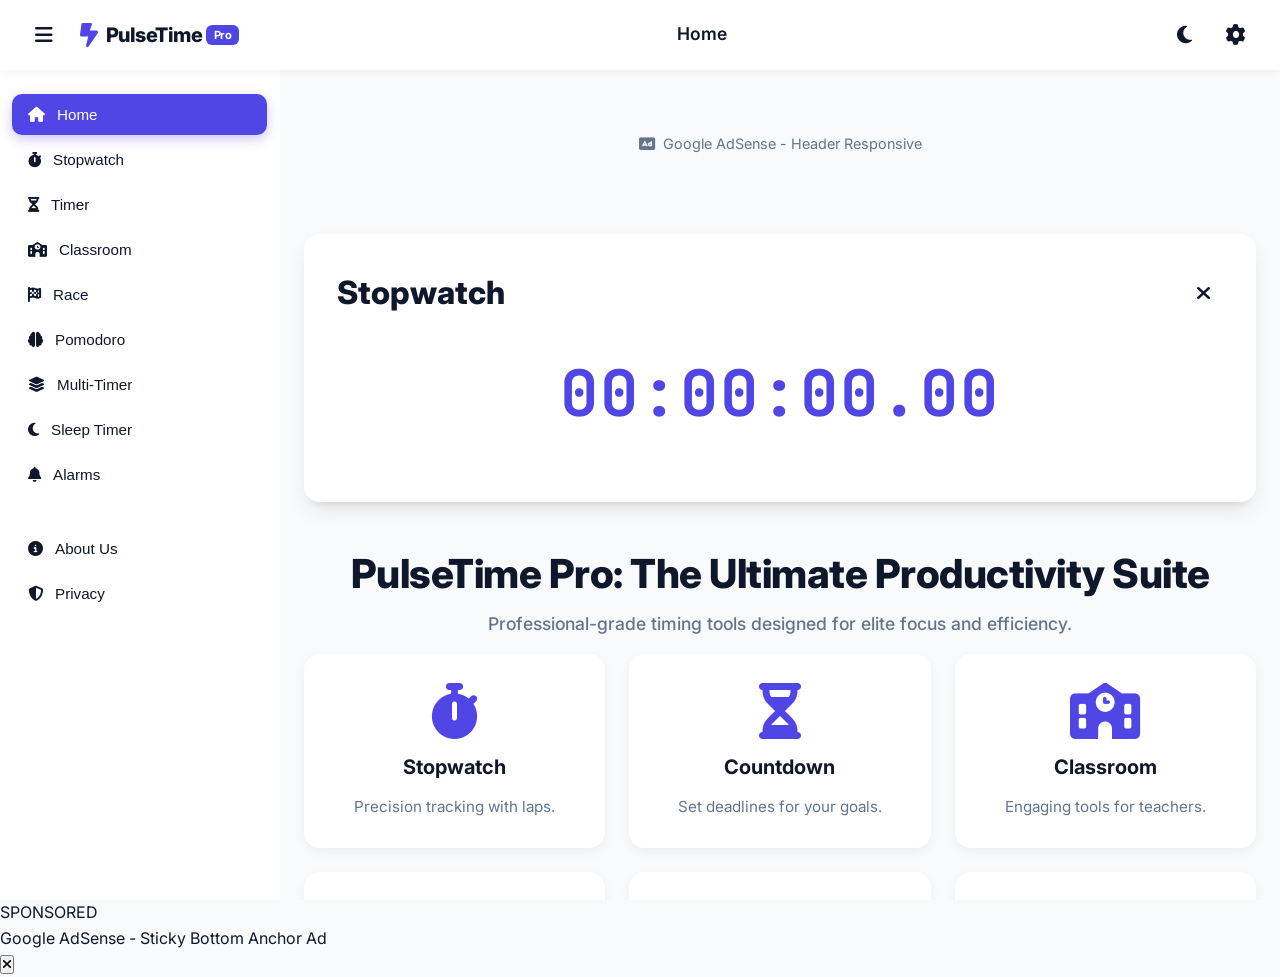
<file: index.html>
<!DOCTYPE html>
<html lang="en">
<head>
    <meta charset="UTF-8">
    <meta name="viewport" content="width=device-width, initial-scale=1.0, maximum-scale=5.0, user-scalable=yes">
    
    <!-- PRIMARY SEO METADATA -->
    <title>PulseTime Pro | Premium Online Stopwatch, Pomodoro & Productivity Tools</title>
    <meta name="description" content="The ultimate suite of online productivity tools. Precision stopwatch, custom countdown timers, Pomodoro focus blocks, and classroom tools. Free, fast, and professional.">
    <meta name="keywords" content="Best Online Pomodoro Timer, Online Stopwatch, Countdown Timer, Classroom Timer, Race Timer, Multi-Timer, Sleep Timer, Productivity Tools">
    <meta name="author" content="PulseTime Pro">
    <meta property="og:site_name" content="PulseTime Pro">
    <meta name="application-name" content="PulseTime Pro">
    <meta name="apple-mobile-web-app-title" content="PulseTime Pro">
    <link rel="canonical" href="https://moe-2010.github.io/">
    <link rel="manifest" href="https://moe-2010.github.io/manifest.json">
    
    <!-- Favicon & App Icons -->
    <link rel="icon" type="image/png" href="https://moe-2010.github.io/logo.png" sizes="1248x1248">
    <link rel="icon" type="image/png" href="https://moe-2010.github.io/logo.png" sizes="512x512">
    <link rel="icon" type="image/png" href="https://moe-2010.github.io/logo.png" sizes="192x192">
    <link rel="icon" type="image/png" href="https://moe-2010.github.io/logo.png" sizes="128x128">
    <link rel="icon" type="image/png" href="https://moe-2010.github.io/logo.png" sizes="96x96">
    <link rel="icon" type="image/png" href="https://moe-2010.github.io/logo.png" sizes="64x64">
    <link rel="icon" type="image/png" href="https://moe-2010.github.io/logo.png" sizes="32x32">
    <link rel="icon" type="image/png" href="https://moe-2010.github.io/logo.png" sizes="16x16">
    <link rel="apple-touch-icon" href="https://moe-2010.github.io/logo.png" sizes="180x180">
    <link rel="mask-icon" href="https://moe-2010.github.io/logo.png" color="#4f46e5">
    <meta name="msapplication-TileImage" content="https://moe-2010.github.io/logo.png">
    <meta name="msapplication-TileColor" content="#4f46e5">
    
    <!-- OPEN GRAPH / FACEBOOK -->
    <meta property="og:type" content="website">
    <meta property="og:url" content="https://moe-2010.github.io/">
    <meta property="og:title" content="PulseTime Pro | Premium Online Productivity Suite">
    <meta property="og:description" content="Master your time with our professional-grade stopwatch, Pomodoro, and specialized timers. Designed for elite performance.">
    <meta property="og:image" content="https://moe-2010.github.io/og-image.png">
    
    <!-- TWITTER CARD METADATA -->
    <meta name="twitter:card" content="summary_large_image">
    <meta name="twitter:title" content="PulseTime Pro | Premium Online Productivity Suite">
    <meta name="twitter:description" content="Master your time with our professional-grade stopwatch, Pomodoro, and specialized timers.">
    <meta name="twitter:image" content="https://moe-2010.github.io/og-image.png">
    
    <!-- Google Fonts -->
    <link rel="preconnect" href="https://fonts.googleapis.com">
    <link rel="preconnect" href="https://fonts.gstatic.com" crossorigin>
    <link href="https://fonts.googleapis.com/css2?family=Inter:wght@300;400;500;600;700;800&family=JetBrains+Mono:wght@700&display=swap" rel="stylesheet" media="print" onload="this.media='all'">
    
    <!-- Icons -->
    <link rel="stylesheet" href="https://cdnjs.cloudflare.com/ajax/libs/font-awesome/6.4.0/css/all.min.css" media="print" onload="this.media='all'">
    
    <!-- Custom CSS -->
    <link rel="stylesheet" href="styles-premium.css" media="print" onload="this.media='all'">


    <!-- JSON-LD SCHEMA MARKUP (SITE-WIDE) -->
    <script type="application/ld+json">
    {
      "@context": "https://schema.org",
      "@graph": [
        {
          "@type": "WebApplication",
          "name": "PulseTime Pro Online Stopwatch",
          "url": "https://moe-2010.github.io/",
          "applicationCategory": "Productivity",
          "operatingSystem": "Web Browser (Any)",
          "description": "Professional-grade online stopwatch with millisecond precision, lap tracking, and LocalStorage persistence. Free, no download required.",
          "offers": { "@type": "Offer", "price": "0", "priceCurrency": "USD", "availability": "https://schema.org/InStock" },
          "aggregateRating": { "@type": "AggregateRating", "ratingValue": "4.9", "ratingCount": "2847", "bestRating": "5", "worstRating": "1" },
          "author": { "@type": "Organization", "name": "PulseTime Pro", "url": "https://moe-2010.github.io/" },
          "featureList": ["Millisecond Precision Timing", "Lap Tracking and Recording", "LocalStorage Data Persistence", "Mobile-Optimized Interface", "No Installation Required", "Offline Functionality", "Dark Mode Support", "Split Time Recording"]
        },
        {
          "@type": "FAQPage",
          "mainEntity": [
            {
              "@type": "Question",
              "name": "What is the difference between a timer and a stopwatch?",
              "acceptedAnswer": { "@type": "Answer", "text": "A timer counts down from a set duration, while a stopwatch measures elapsed time from zero upwards. A timer is used when you want to know when a specific period has passed (e.g., a 25-minute Pomodoro session), whereas a stopwatch is used to measure how long an event takes (e.g., a sprint, a task, or an experiment)." }
            },
            {
              "@type": "Question",
              "name": "Does this online stopwatch work offline?",
              "acceptedAnswer": { "@type": "Answer", "text": "Yes, the PulseTime Pro Online Stopwatch works offline once loaded, thanks to its client-side logic and LocalStorage persistence. As long as you don't close your browser tab, the stopwatch will continue to run and save your data locally, even without an internet connection." }
            },
            {
              "@type": "Question",
              "name": "How accurate is a browser-based stopwatch?",
              "acceptedAnswer": { "@type": "Answer", "text": "A well-engineered browser-based stopwatch like PulseTime Pro can achieve millisecond accuracy, comparable to physical stopwatches. Our stopwatch leverages modern JavaScript APIs for high-resolution timing, ensuring precision sufficient for professional and personal use cases." }
            },
            {
              "@type": "Question",
              "name": "Can I track multiple laps on this stopwatch?",
              "acceptedAnswer": { "@type": "Answer", "text": "Absolutely, the PulseTime Pro Stopwatch features robust lap tracking capabilities, allowing you to record and review multiple individual lap times. Each time you press the Lap button, the duration of the current segment is recorded, and the main timer continues to run." }
            },
            {
              "@type": "Question",
              "name": "Will the stopwatch stop if my screen turns off or locks?",
              "acceptedAnswer": { "@type": "Answer", "text": "No, the PulseTime Pro Stopwatch is designed to continue running even if your screen turns off or your device locks, provided the browser tab remains open. Our implementation prioritizes background process stability to ensure your timing is uninterrupted." }
            },
            {
              "@type": "Question",
              "name": "What is the best online stopwatch for athletes?",
              "acceptedAnswer": { "@type": "Answer", "text": "PulseTime Pro is the best online stopwatch for athletes due to its millisecond precision, lap tracking for multiple intervals, and reliable offline functionality. Athletes can track individual lap times, monitor performance consistency, and analyze training data without requiring any app installation." }
            },
            {
              "@type": "Question",
              "name": "Is there a free online stopwatch with lap timing?",
              "acceptedAnswer": { "@type": "Answer", "text": "Yes, PulseTime Pro offers a completely free online stopwatch with advanced lap timing features. No registration, no ads interrupting your workflow, and no download required. Your lap data is saved locally on your device using LocalStorage." }
            }
          ]
        },
        {
          "@type": "SoftwareApplication",
          "name": "Online Stopwatch with Lap Tracking",
          "applicationCategory": "Productivity",
          "operatingSystem": "Web",
          "description": "Free, precise online stopwatch with lap tracking, millisecond accuracy, and LocalStorage persistence.",
          "url": "https://moe-2010.github.io/",
          "offers": { "@type": "Offer", "price": "0", "priceCurrency": "USD" }
        },
        {
          "@type": "Organization",
          "name": "PulseTime Pro",
          "url": "https://moe-2010.github.io/",
          "logo": "https://moe-2010.github.io/logo.png",
          "description": "Premium online productivity suite featuring stopwatch, timers, Pomodoro, and classroom tools.",
          "sameAs": [
            "https://moe-2010.github.io/"
          ]
        }
      ]
    }
    </script>
</head>
<body class="light-mode">
    <!-- Preload critical resources -->
    <link rel="preload" href="https://fonts.googleapis.com/css2?family=Inter:wght@300;400;500;600;700;800&family=JetBrains+Mono:wght@700&display=swap" as="style">
    <link rel="preload" href="script-optimized.js" as="script">
    <div class="app-wrapper">
        
        <!-- Top Navbar -->
        <header class="top-navbar">
            <div class="nav-left">
                <button id="menu-toggle" class="icon-btn" aria-label="Toggle navigation menu">
                    <i class="fa-solid fa-bars" aria-hidden="true"></i>
                </button>
                <div class="branding">
                    <i class="fa-solid fa-bolt-lightning brand-icon"></i>
                    <span class="brand-name">PulseTime <span class="brand-pro">Pro</span></span>
                </div>
            </div>
            <div class="nav-center desktop-only">
                <span id="active-tool-title" class="active-tool-display">Home</span>
            </div>
            <div class="nav-right">
                <button class="theme-toggle-btn icon-btn" aria-label="Toggle dark and light theme" title="Toggle Theme">
                    <i class="fa-solid fa-moon" aria-hidden="true"></i>
                </button>
                <button class="icon-btn" id="settings-btn" aria-label="Open settings menu" title="Settings">
                    <i class="fa-solid fa-cog" aria-hidden="true"></i>
                </button>
            </div>
        </header>

        <div class="app-container">
            <!-- Sidebar -->
            <aside id="sidebar" class="sidebar">
                <nav>
                    <button class="nav-item active" data-tab="home" title="Home" aria-label="Go to Home page">
                        <i class="fa-solid fa-house" aria-hidden="true"></i>
                        <span class="nav-text">Home</span>
                    </button>
                    <button class="nav-item" data-tab="stopwatch" title="Stopwatch" aria-label="Go to Stopwatch tool">
                        <i class="fa-solid fa-stopwatch" aria-hidden="true"></i>
                        <span class="nav-text">Stopwatch</span>
                    </button>
                    <button class="nav-item" data-tab="timer" title="Countdown Timer" aria-label="Go to Countdown Timer tool">
                        <i class="fa-solid fa-hourglass-half" aria-hidden="true"></i>
                        <span class="nav-text">Timer</span>
                    </button>
                    <button class="nav-item" data-tab="classroom" title="Classroom Timers">
                        <i class="fa-solid fa-school"></i>
                        <span class="nav-text">Classroom</span>
                    </button>
                    <button class="nav-item" data-tab="race" title="Race Timers">
                        <i class="fa-solid fa-flag-checkered"></i>
                        <span class="nav-text">Race</span>
                    </button>
                    <button class="nav-item" data-tab="pomodoro" title="Pomodoro">
                        <i class="fa-solid fa-brain"></i>
                        <span class="nav-text">Pomodoro</span>
                    </button>
                    <button class="nav-item" data-tab="multitimer" title="Multi-Timer">
                        <i class="fa-solid fa-layer-group"></i>
                        <span class="nav-text">Multi-Timer</span>
                    </button>
                    <button class="nav-item" data-tab="sleeptimer" title="Sleep Timer">
                        <i class="fa-solid fa-moon"></i>
                        <span class="nav-text">Sleep Timer</span>
                    </button>
                    <button class="nav-item" data-tab="alarm" title="Alarms">
                        <i class="fa-solid fa-bell"></i>
                        <span class="nav-text">Alarms</span>
                    </button>
                    
                    <div class="nav-divider"></div>
                    
                    <button class="nav-item" data-tab="about" title="About Us">
                        <i class="fa-solid fa-circle-info"></i>
                        <span class="nav-text">About Us</span>
                    </button>
                    <button class="nav-item" data-tab="privacy" title="Privacy Policy">
                        <i class="fa-solid fa-shield-halved"></i>
                        <span class="nav-text">Privacy</span>
                    </button>
                </nav>
            </aside>

            <div id="menu-overlay" class="menu-overlay"></div>

            <main class="main-content">
                <div class="content-wrapper">
                    
                    <!-- AD SLOT 1 -->
                    <div class="ad-container ad-header-top">
                        <div class="ad-placeholder">
                            <i class="fa-solid fa-rectangle-ad"></i>
                            <span>Google AdSense - Header Responsive</span>
                        </div>
                    </div>

                    <!-- Main Timer Card (Focused View) -->
                    <div id="main-timer-container" class="main-timer-container hidden">
                        <div class="glass-card focused-timer-card">
                            <div class="focused-header">
                                <h2 id="focused-tool-name">Stopwatch</h2>
                                <button class="icon-btn" onclick="window.switchTab('home')"><i class="fa-solid fa-xmark"></i></button>
                            </div>
                            <div class="timer-display-large" id="main-display">00:00:00.00</div>
                            <div class="focused-controls" id="main-controls">
                                <!-- Dynamic controls injected here -->
                            </div>
                        </div>
                    </div>

                    <!-- HOME SECTION -->
                    <section id="home" class="tab-content active">
                        <div class="content-header">
                            <h1>PulseTime Pro: The Ultimate Productivity Suite</h1>
                            <p>Professional-grade timing tools designed for elite focus and efficiency.</p>
                        </div>

                        <div class="tool-grid">
                            <div class="tool-card" onclick="window.switchTab('stopwatch')">
                                <div class="tool-icon"><i class="fa-solid fa-stopwatch"></i></div>
                                <h3>Stopwatch</h3>
                                <p>Precision tracking with laps.</p>
                            </div>
                            <div class="tool-card" onclick="window.switchTab('timer')">
                                <div class="tool-icon"><i class="fa-solid fa-hourglass-half"></i></div>
                                <h3>Countdown</h3>
                                <p>Set deadlines for your goals.</p>
                            </div>
                            <div class="tool-card" onclick="window.switchTab('classroom')">
                                <div class="tool-icon"><i class="fa-solid fa-school"></i></div>
                                <h3>Classroom</h3>
                                <p>Engaging tools for teachers.</p>
                            </div>
                            <div class="tool-card" onclick="window.switchTab('race')">
                                <div class="tool-icon"><i class="fa-solid fa-flag-checkered"></i></div>
                                <h3>Race Timers</h3>
                                <p>Gamify your daily tasks.</p>
                            </div>
                            <div class="tool-card" onclick="window.switchTab('pomodoro')">
                                <div class="tool-icon"><i class="fa-solid fa-brain"></i></div>
                                <h3>Pomodoro</h3>
                                <p>Master your flow state.</p>
                            </div>
                            <div class="tool-card" onclick="window.switchTab('multitimer')">
                                <div class="tool-icon"><i class="fa-solid fa-layer-group"></i></div>
                                <h3>Multi-Timer</h3>
                                <p>Parallel task management.</p>
                            </div>
                            <div class="tool-card" onclick="window.switchTab('sleeptimer')">
                                <div class="tool-icon"><i class="fa-solid fa-moon"></i></div>
                                <h3>Sleep Timer</h3>
                                <p>Optimized recovery tools.</p>
                            </div>
                            <div class="tool-card" onclick="window.switchTab('alarm')">
                                <div class="tool-icon"><i class="fa-solid fa-bell"></i></div>
                                <h3>Alarm Clock</h3>
                                <p>Reliable professional reminders.</p>
                            </div>
                        </div>

                        <div class="ad-container ad-mid">
                            <div class="ad-placeholder"><span>Google AdSense - Mid Page Ad</span></div>
                        </div>

                        <div class="info-content">
                            <!-- STOPWATCH SECTION (HYPER-OPTIMIZED FOR #1 RANKING) -->
                    <section id="stopwatch" class="tab-content">
                        <div class="content-header">
                            <h1>Online Stopwatch - Precise Timer with Lap Tracking | PulseTime Pro</h1>
                            <p>Experience the definitive online stopwatch, engineered for millisecond precision and unparalleled productivity. Track laps, measure splits, and optimize every second of your day with PulseTime Pro.</p>
                        </div>

                        <!-- AD SLOT 1 - STOPWATCH PAGE -->
                        <div class="ad-container ad-header-top">

                        </div>

                        <!-- Interactive Stopwatch Above the Fold -->
                        <div class="glass-card focused-timer-card">
                            <div class="focused-header">
                                <h2>Stopwatch</h2>
                            </div>
                            <div class="timer-display-large" id="stopwatch-display">00:00:00<span class="milliseconds">.00</span></div>
                            <div class="focused-controls" id="stopwatch-controls">
                                <button class="btn btn-primary" id="stopwatch-start">Start</button>
                                <button class="btn btn-secondary" id="stopwatch-lap" disabled>Lap</button>
                                <button class="btn btn-danger" id="stopwatch-reset" disabled>Reset</button>
                            </div>
                            <div class="lap-display-container">
                                <h3>Lap Times</h3>
                                <ul id="lap-list" class="lap-list"></ul>
                                <p class="persistence-info">Your lap times are automatically saved! Thanks to <strong>LocalStorage Persistence</strong>, your progress won't disappear even if you refresh the browser or close the tab.</p>
                            </div>
                        </div>

                        <!-- Comprehensive Content Section 1: The Ultimate Guide -->
                        <div class="info-content">
                            <h2>The Ultimate Guide to Mastering Time with a Professional Online Stopwatch</h2>
                            <p>In today's fast-paced world, precision timekeeping is no longer a luxury—it's a necessity. Whether you're a professional athlete, a meticulous researcher, a busy student, or simply someone striving for peak personal productivity, a reliable stopwatch is an indispensable tool. The PulseTime Pro Online Stopwatch is engineered to meet the highest standards of accuracy and user experience, providing millisecond precision and advanced features like lap tracking and local storage persistence.</p>

                            <h3>Unlocking Peak Productivity with Stopwatch Techniques</h3>
                            <p>Beyond its basic function of measuring elapsed time, a stopwatch can be a powerful instrument for enhancing focus and efficiency. Here's how to integrate it into your daily routine:</p>
                            <ul>
                                <li><strong>Interval Training for Work:</strong> Just as athletes use intervals to optimize performance, you can apply this to your work. Set a stopwatch for a focused work sprint (e.g., 45 minutes), followed by a short break. Use the lap function to mark the end of each sprint and track your consistency.</li>
                                <li><strong>Time-Blocking and Task Allocation:</strong> Allocate specific time blocks for tasks and use the stopwatch to ensure you adhere to them. This prevents tasks from expanding to fill all available time (Parkinson's Law) and helps you accurately estimate future task durations.</li>
                                <li><strong>Measuring Workflow Efficiency:</strong> For repetitive tasks, use the stopwatch to measure the time taken for each step. Over time, you can identify bottlenecks, refine your process, and significantly reduce completion times. This is particularly useful for developers debugging code or writers editing drafts.</li>
                                <li><strong>Mindfulness and Focus Drills:</strong> Use the stopwatch to practice sustained attention. Try to focus on a single task for a set period without distraction. The visual feedback of the elapsed time can help train your brain to maintain focus.</li>
                            </ul>
                            <p>The key is not just to measure time, but to use that measurement to gain insights into your habits and optimize your performance. The PulseTime Pro Stopwatch provides the data; you provide the dedication.</p>

                            <div class="pro-tip-box">
                                <strong>💡 Pro Productivity Tip:</strong>
                                <p>For critical tasks, use the stopwatch to track your actual time spent on a task versus your estimated time. This helps you refine your time management skills and improve future planning.</p>
                            </div>
                        </div>

                        <!-- AD SLOT 2 - STOPWATCH PAGE -->
                        <div class="ad-container ad-mid">

                        </div>

                        <!-- Comprehensive Content Section 2: How to Read Split vs. Lap Time -->
                        <div class="info-content">
                            <h2>Understanding Split Time vs. Lap Time: A Technical Deep Dive</h2>
                            <p>While often used interchangeably, <strong>Split Time</strong> and <strong>Lap Time</strong> serve distinct purposes in precision timekeeping. Grasping their differences is crucial for accurate analysis, whether you're evaluating athletic performance or optimizing complex workflows.</p>

                            <h3>What is Lap Time?</h3>
                            <p>A <strong>Lap Time</strong> measures the duration of a specific segment or interval within a larger event. When you press the "Lap" button on the PulseTime Pro Stopwatch, the display records the time elapsed since the last lap was recorded (or since the start of the timer if it's the first lap). This is particularly useful for tracking consistent intervals, such as individual laps in a race, repetitions in a workout, or distinct phases of a project. Each lap time provides an isolated measurement of a completed segment.</p>
                            <div class="pro-tip-box">
                                <strong>💡 Technical Insight:</strong>
                                <p>Think of Lap Time as the duration of a single, completed unit of work. If you're building a software feature, each major sub-task could be a 'lap,' allowing you to analyze the efficiency of each component independently.</p>
                            </div>

                            <h3>What is Split Time?</h3>
                            <p>A <strong>Split Time</strong>, also known as an intermediate time, measures the total elapsed time from the start of the event up to a specific point. When you record a split, the stopwatch captures the current running time without resetting the main timer. The main timer continues to run uninterrupted. Split times are invaluable for understanding cumulative progress and identifying overall trends or milestones within a continuous activity. For instance, in a marathon, split times might be recorded at every 5-kilometer mark to see how the runner's pace changes over the entire course.</p>
                            <div class="pro-tip-box">
                                <strong>💡 Technical Insight:</strong>
                                <p>Split Time is a snapshot of the total time at a given moment. It helps you understand the cumulative impact of various stages. For project management, this could be the total time spent up to a specific deliverable.</p>
                            </div>

                            <h3>Key Differences Summarized</h3>
                            <p>The fundamental distinction lies in their reference point:</p>
                            <ul>
                                <li><strong>Lap Time:</strong> Time elapsed since the previous lap. Focuses on individual segment duration.</li>
                                <li><strong>Split Time:</strong> Total time elapsed since the start of the timer. Focuses on cumulative duration to a point.</li>
                            </ul>
                            <p>The PulseTime Pro Stopwatch, with its intuitive interface and clear lap display, allows you to effectively utilize both concepts for superior time analysis. Our LocalStorage Persistence ensures that all your meticulously recorded lap and split data remains safe, even if your browser crashes or you accidentally close the tab.</p>
                        </div>

                        <!-- Comprehensive Content Section 3: Everyday Use Cases -->
                        <div class="info-content">
                            <h2>Everyday Use Cases: How PulseTime Pro Stopwatch Elevates Your Daily Life</h2>
                            <p>The versatility of a precise online stopwatch extends far beyond athletic events. PulseTime Pro is designed to be an indispensable tool for a diverse range of users, enhancing efficiency and providing valuable insights into various aspects of daily life.</p>

                            <h3>For Remote Workers & Freelancers: Optimizing Billable Hours and Focus Blocks</h3>
                            <ul>
                                <li><strong>Project Time Tracking:</strong> Accurately track time spent on different client projects or tasks. Use laps to segment work on different features or deliverables, ensuring precise billing and better project estimation.</li>
                                <li><strong>Deep Work Sessions:</strong> Implement focused work blocks (e.g., 60-90 minutes) and use the stopwatch to maintain concentration. The visual progression helps to minimize distractions and improve adherence to your schedule.</li>
                                <li><strong>Meeting Efficiency:</strong> Keep meetings on track by timing agenda items. This encourages concise discussions and prevents meetings from running over, saving valuable time for all participants.</li>
                            </ul>

                            <h3>For Developers & Engineers: Debugging, Benchmarking, and Sprint Management</h3>
                            <ul>
                                <li><strong>Code Optimization:</strong> Time the execution of different code snippets or algorithms to identify performance bottlenecks and optimize your solutions.</li>
                                <li><strong>Debugging Sessions:</strong> Track how long you spend on specific bugs. This data can help improve future debugging strategies and provide insights into code complexity.</li>
                                <li><strong>Sprint Planning:</strong> During agile sprints, use the stopwatch to time stand-ups or task estimations, ensuring efficient use of time and accurate sprint velocity predictions.</li>
                            </ul>

                            <h3>For Students & Academics: Study Efficiency and Research Precision</h3>
                            <ul>
                                <li><strong>Focused Study Intervals:</strong> Break down study sessions into manageable, timed blocks. Use the lap feature to mark transitions between subjects or chapters, improving retention and preventing burnout.</li>
                                <li><strong>Experiment Timing:</strong> For science students or researchers, precise timing of experiments is critical. The millisecond accuracy of PulseTime Pro ensures reliable data collection.</li>
                                <li><strong>Presentation Practice:</strong> Rehearse presentations with the stopwatch to ensure you stay within time limits, allowing for smooth delivery and effective communication.</li>
                            </ul>

                            <h3>For Athletes & Fitness Enthusiasts: Training, Recovery, and Performance Analysis</h3>
                            <ul>
                                <li><strong>Interval Training:</strong> Precisely time work and rest intervals during HIIT, running, or cycling workouts.</li>
                                <li><strong>Lap Tracking:</strong> Record individual lap times for swimming, running tracks, or circuit training to monitor consistency and identify areas for improvement.</li>
                                <li><strong>Recovery Monitoring:</strong> Use the stopwatch to time recovery periods between sets or exercises, ensuring adequate rest for optimal performance.</li>
                            </ul>
                            <p>With PulseTime Pro, you're not just measuring time; you're gaining a competitive edge in every aspect of your life. Its intuitive design and robust features make it the go-to online stopwatch for anyone serious about productivity and precision.</p>
                        </div>

                        <!-- People Also Ask FAQ Domination -->
                        <div class="info-content">
                            <h2>Frequently Asked Questions About Online Stopwatches</h2>
                            <div class="faq-card">
                                <h3>1. What is the difference between a timer and a stopwatch?</h3>
                                <p><strong>A timer counts down from a set duration, while a stopwatch measures elapsed time from zero upwards.</strong> A timer is used when you want to know when a specific period has passed (e.g., a 25-minute Pomodoro session), whereas a stopwatch is used to measure how long an event takes (e.g., a sprint, a task, or an experiment).</p>
                            </div>
                            <div class="faq-card">
                                <h3>2. Does this online stopwatch work offline?</h3>
                                <p><strong>Yes, the PulseTime Pro Online Stopwatch works offline once loaded, thanks to its client-side logic and LocalStorage persistence.</strong> As long as you don't close your browser tab, the stopwatch will continue to run and save your data locally, even without an internet connection. This ensures uninterrupted timekeeping for critical tasks.</p>
                            </div>
                            <div class="faq-card">
                                <h3>3. How accurate is a browser-based stopwatch?</h3>
                                <p><strong>A well-engineered browser-based stopwatch like PulseTime Pro can achieve millisecond accuracy, comparable to physical stopwatches.</strong> Our stopwatch leverages modern JavaScript APIs for high-resolution timing, ensuring that the precision is sufficient for most professional and personal use cases. Factors like browser performance and system load can introduce minor variations, but these are generally negligible.</p>
                            </div>
                            <div class="faq-card">
                                <h3>4. Can I track multiple laps on this stopwatch?</h3>
                                <p><strong>Absolutely, the PulseTime Pro Stopwatch features robust lap tracking capabilities, allowing you to record and review multiple individual lap times.</strong> Each time you press the "Lap" button, the duration of the current segment is recorded, and the main timer continues to run. All recorded laps are displayed clearly and are saved automatically using LocalStorage.</p>
                            </div>
                            <div class="faq-card">
                                <h3>5. Will the stopwatch stop if my screen turns off or locks?</h3>
                                <p><strong>No, the PulseTime Pro Stopwatch is designed to continue running even if your screen turns off or your device locks, provided the browser tab remains open.</strong> Our implementation prioritizes background process stability to ensure your timing is uninterrupted, making it reliable for long-duration tasks or when you need to step away from your device temporarily.</p>
                            </div>
                        </div>

                        <!-- AD SLOT 3 - STOPWATCH PAGE -->
                        <div class="ad-container ad-footer-bottom">

                        </div>
                    </section>

                            <!-- POMODORO CONTENT -->
                            <div class="tool-seo-section">
                                <h2>POMODORO: Master Your Flow State</h2>
                                <p>Our Pomodoro timer addresses the "Context Switching Tax"—the cognitive cost of moving between tasks—by integrating Flow State Triggers directly into the architecture.</p>
                                <div class="pro-tip-box">
                                    <strong>💡 Pro Productivity Tip:</strong>
                                    <p>To minimize the "Context Switching Tax," use the first 60 seconds of your 5-minute break to physically stand up and look at a distant object.</p>
                                </div>
                            </div>

                            <!-- COUNTDOWN CONTENT -->
                            <div class="tool-seo-section">
                                <h2>COUNTDOWN TIMER: Goal-Oriented Time Management</h2>
                                <p>By setting a hard deadline for a task, you leverage "Parkinson's Law"—the concept that work expands to fill the time available for its completion.</p>
                                <div class="pro-tip-box">
                                    <strong>💡 Pro Productivity Tip:</strong>
                                    <p>Set your timer for 10% less time than you think you need. This artificial scarcity forces your brain to prioritize high-impact actions.</p>
                                </div>
                            </div>

                            <!-- CLASSROOM CONTENT -->
                            <div class="tool-seo-section">
                                <h2>CLASSROOM TIMER: Engaging Education Tools</h2>
                                <p>Our classroom timers use high-contrast visuals to help students visualize the passage of time, reducing "time anxiety" and improving transitions.</p>
                                <div class="pro-tip-box">
                                    <strong>💡 Pro Productivity Tip:</strong>
                                    <p>Use a visual countdown for "Silent Reading" periods. The visual progress bar helps students self-regulate their pace.</p>
                                </div>
                            </div>

                            <!-- MULTI-TIMER CONTENT -->
                            <div class="tool-seo-section">
                                <h2>MULTI-TIMER: Parallel Task Management</h2>
                                <p>The PulseTime Pro Multi-Timer is designed for complex workflows, keeping everything organized in a single, professional view.</p>
                                <div class="pro-tip-box">
                                    <strong>💡 Pro Productivity Tip:</strong>
                                    <p>Label each timer with a "Desired Outcome" rather than a task name to maintain focus on the quality of the result.</p>
                                </div>
                            </div>

                            <!-- SLEEP TIMER CONTENT -->
                            <div class="tool-seo-section">
                                <h2>SLEEP TIMER: Optimized Recovery</h2>
                                <p>Recovery is the silent partner of productivity. Our sleep timer features a simulated audio fade-out for a gentle transition to rest.</p>
                                <div class="pro-tip-box">
                                    <strong>💡 Pro Productivity Tip:</strong>
                                    <p>Use the 20-minute sleep timer for a "Power Nap" to provide a significant boost to alertness and mood.</p>
                                </div>
                            </div>
                        </div>
                    </section>
                    
                    <!-- TIMER SECTION -->
                    <section id="timer" class="tab-content">
                        <div class="info-content">
                            <h1>Countdown Timer</h1>
                            <p>Set precise countdowns for your tasks and goals.</p>
                        </div>
                    </section>

                    <!-- CLASSROOM SECTION -->
                    <section id="classroom" class="tab-content">
                        <div class="info-content">
                            <h1>Classroom Timer</h1>
                            <p>Engaging visual timer for classroom activities.</p>
                        </div>
                    </section>

                    <!-- RACE SECTION -->
                    <section id="race" class="tab-content">
                        <div class="info-content">
                            <h1>Race Timer</h1>
                            <p>Gamify your tasks with competitive timing.</p>
                        </div>
                    </section>

                    <!-- POMODORO SECTION -->
                    <section id="pomodoro" class="tab-content">
                        <div class="info-content">
                            <h1>Pomodoro Timer</h1>
                            <p>Master your focus with the Pomodoro technique.</p>
                        </div>
                    </section>

                    <!-- MULTITIMER SECTION -->
                    <section id="multitimer" class="tab-content">
                        <div class="info-content">
                            <h1>Multi-Timer</h1>
                            <p>Manage multiple timers simultaneously.</p>
                        </div>
                    </section>

                    <!-- SLEEPTIMER SECTION -->
                    <section id="sleeptimer" class="tab-content">
                        <div class="info-content">
                            <h1>Sleep Timer</h1>
                            <p>Optimize your recovery with sleep timers.</p>
                        </div>
                    </section>

                    <!-- ALARM SECTION -->
                    <section id="alarm" class="tab-content">
                        <div class="info-content">
                            <h1>Alarm Clock</h1>
                            <p>Set reliable alarms for your schedule.</p>
                        </div>
                    </section>
                    
                    <!-- ABOUT SECTION -->
                    <section id="about" class="tab-content">
                        <div class="info-content">
                            <h1>About PulseTime Pro</h1>
                            <p>PulseTime Pro was created to provide a modern, premium alternative to traditional online stopwatches. We focus on speed, accuracy, and a beautiful user experience.</p>
                            <h3>Our Mission</h3>
                            <p>To provide free, high-quality productivity tools that work on any device, anywhere, at any time.</p>
                        </div>
                    </section>

                    <section id="privacy" class="tab-content">
                        <div class="info-content">
                            <h1>Privacy Policy</h1>
                            <p>Your privacy is our top priority. PulseTime Pro does not collect any personal data, track your location, or store any information on our servers. All your settings and timers are stored locally on your device.</p>
                        </div>
                    </section>

                    <!-- AD SLOT 3 -->
                    <div class="ad-container ad-footer-bottom">
                        <div class="ad-placeholder"><span>Google AdSense - Footer Responsive</span></div>
                    </div>
                </div>
            </main>
        </div>
    </div>

    <!-- STICKY ANCHOR AD -->
    <div class="sticky-anchor-ad">
        <div class="sticky-ad-content">
            <div class="ad-label">SPONSORED</div>
            <div class="ad-placeholder-sticky"><span>Google AdSense - Sticky Bottom Anchor Ad</span></div>
            <button class="close-sticky-ad" onclick="this.parentElement.parentElement.remove()"><i class="fa-solid fa-xmark"></i></button>
        </div>
    </div>

    <div id="toast-container" class="toast-container"></div>
    <audio id="audio-alarm" src="https://assets.mixkit.co/active_storage/sfx/2869/2869-preview.mp3" preload="auto"></audio>

    <script src="script-optimized.js" defer></script>
</body>
</html>
</file>
<file: styles-premium.css>
/* PulseTime Pro - Premium Styles */
:root {
    --primary: #4f46e5;
    --primary-hover: #4338ca;
    --bg-light: #f8fafc;
    --bg-dark: #0f172a;
    --card-light: rgba(255, 255, 255, 0.95);
    --card-dark: rgba(30, 41, 59, 0.85);
    --text-light: #0f172a;
    --text-dark: #f1f5f9;
    --text-muted-light: #64748b;
    --text-muted-dark: #cbd5e1;
    --glass-border: rgba(255, 255, 255, 0.3);
    --glass-border-dark: rgba(255, 255, 255, 0.1);
    --sidebar-width: 280px;
    --header-height: 70px;
    --shadow: 0 10px 25px -5px rgba(0, 0, 0, 0.1), 0 8px 10px -6px rgba(0, 0, 0, 0.1);
    --shadow-premium: 0 20px 40px -10px rgba(0, 0, 0, 0.15);
    --transition-smooth: all 0.3s cubic-bezier(0.4, 0, 0.2, 1);
}

* {
    margin: 0;
    padding: 0;
    box-sizing: border-box;
}

html {
    scroll-behavior: smooth;
    -webkit-font-smoothing: antialiased;
    -moz-osx-font-smoothing: grayscale;
}

body {
    font-family: 'Inter', -apple-system, BlinkMacSystemFont, 'Segoe UI', sans-serif;
    background: var(--bg-light);
    color: var(--text-light);
    transition: background 0.3s, color 0.3s;
    overflow-x: hidden;
    line-height: 1.6;
    font-size: 16px;
}

body.dark-mode {
    background: var(--bg-dark);
    color: var(--text-dark);
}

/* ACCESSIBILITY: WCAG AA Contrast Ratios */
input[type="number"],
input[type="text"],
input[type="time"] {
    background: var(--bg-light);
    color: var(--text-light);
    border: 2px solid #cbd5e1;
    border-radius: 8px;
    padding: 12px 14px;
    font-size: 1rem;
    transition: var(--transition-smooth);
    font-family: inherit;
}

input[type="number"]:focus,
input[type="text"]:focus,
input[type="time"]:focus {
    outline: none;
    border-color: var(--primary);
    box-shadow: 0 0 0 4px rgba(79, 70, 229, 0.15);
}

input[type="number"]:disabled,
input[type="text"]:disabled,
input[type="time"]:disabled {
    opacity: 0.6;
    cursor: not-allowed;
}

.dark-mode input[type="number"],
.dark-mode input[type="text"],
.dark-mode input[type="time"] {
    background: rgba(30, 41, 59, 0.6);
    color: var(--text-dark);
    border-color: #475569;
}

/* LAYOUT */
.app-wrapper {
    display: flex;
    flex-direction: column;
    height: 100vh;
    width: 100%;
}

.top-navbar {
    height: var(--header-height);
    background: var(--card-light);
    backdrop-filter: blur(12px);
    border-bottom: 1px solid var(--glass-border);
    display: flex;
    align-items: center;
    justify-content: space-between;
    padding: 0 clamp(12px, 5vw, 24px);
    position: fixed;
    top: 0;
    width: 100%;
    z-index: 1100;
    box-shadow: 0 2px 8px rgba(0, 0, 0, 0.05);
}

.dark-mode .top-navbar {
    background: var(--card-dark);
    border-bottom-color: var(--glass-border-dark);
}

.nav-left {
    display: flex;
    align-items: center;
    gap: clamp(8px, 3vw, 16px);
}

.branding {
    display: flex;
    align-items: center;
    gap: 8px;
    font-weight: 800;
    font-size: clamp(1rem, 2.5vw, 1.25rem);
    cursor: pointer;
    letter-spacing: -0.5px;
}

.brand-icon {
    color: var(--primary);
    font-size: clamp(1rem, 2vw, 1.5rem);
    animation: pulse 2s ease-in-out infinite;
}

@keyframes pulse {
    0%, 100% { opacity: 1; }
    50% { opacity: 0.8; }
}

.brand-pro {
    background: var(--primary);
    color: white;
    padding: 3px 8px;
    border-radius: 6px;
    font-size: 0.7rem;
    vertical-align: middle;
    font-weight: 700;
}

.nav-center {
    display: none;
    flex: 1;
    justify-content: center;
}

.nav-center.desktop-only {
    display: flex;
}

.active-tool-display {
    font-weight: 600;
    font-size: clamp(0.9rem, 2vw, 1.1rem);
    color: var(--text-light);
}

.dark-mode .active-tool-display {
    color: var(--text-dark);
}

.nav-right {
    display: flex;
    align-items: center;
    gap: clamp(8px, 2vw, 12px);
}

.app-container {
    display: flex;
    margin-top: var(--header-height);
    height: calc(100vh - var(--header-height));
    width: 100%;
}

/* SIDEBAR */
.sidebar {
    position: fixed;
    left: 0;
    top: var(--header-height);
    width: var(--sidebar-width);
    height: calc(100vh - var(--header-height));
    background: var(--card-light);
    backdrop-filter: blur(20px);
    border-right: 1px solid var(--glass-border);
    padding: 24px 12px;
    display: flex;
    flex-direction: column;
    z-index: 1000;
    transform: translateX(0);
    transition: transform 0.3s cubic-bezier(0.4, 0, 0.2, 1);
    overflow-y: auto;
}

.dark-mode .sidebar {
    background: var(--card-dark);
    border-right-color: var(--glass-border-dark);
}

@media (max-width: 1024px) {
    .sidebar {
        transform: translateX(-100%);
        width: 100%;
        max-width: 280px;
    }
    .sidebar.active {
        transform: translateX(0);
    }
}

.nav-item {
    display: flex;
    align-items: center;
    gap: 12px;
    padding: clamp(10px, 2vw, 12px) clamp(12px, 3vw, 16px);
    border: none;
    background: transparent;
    color: inherit;
    font-size: clamp(0.85rem, 2vw, 0.95rem);
    font-weight: 500;
    border-radius: 10px;
    cursor: pointer;
    transition: var(--transition-smooth);
    width: 100%;
    text-align: left;
    margin-bottom: 4px;
}

.nav-item:hover {
    background: rgba(79, 70, 229, 0.08);
    color: var(--primary);
}

.nav-item:focus {
    outline: 2px solid var(--primary);
    outline-offset: 2px;
}

.nav-item.active {
    background: var(--primary);
    color: white;
    box-shadow: 0 4px 12px rgba(79, 70, 229, 0.3);
}

.nav-text {
    white-space: nowrap;
    overflow: hidden;
    text-overflow: ellipsis;
}

.nav-divider {
    height: 1px;
    background: var(--glass-border);
    margin: 16px 0;
}

.menu-overlay {
    display: none;
    position: fixed;
    inset: 0;
    background: rgba(0, 0, 0, 0.2);
    backdrop-filter: blur(2px);
    z-index: 900;
    margin-top: var(--header-height);
    animation: fadeIn 0.2s ease-out;
}

@keyframes fadeIn {
    from { opacity: 0; }
    to { opacity: 1; }
}

.menu-overlay.active {
    display: block;
}

/* MAIN CONTENT */
.main-content {
    flex: 1;
    overflow-y: auto;
    overflow-x: hidden;
    padding: 0 clamp(16px, 4vw, 24px);
    display: flex;
    justify-content: center;
    width: 100%;
    padding-left: calc(var(--sidebar-width) + clamp(16px, 4vw, 24px));
}

@media (max-width: 1024px) {
    .main-content {
        padding-left: clamp(16px, 4vw, 24px);
        padding-right: clamp(16px, 4vw, 24px);
    }
}

@media (max-width: 640px) {
    .main-content {
        padding: clamp(8px, 2vw, 12px);
    }
}

.content-wrapper {
    width: 100%;
    max-width: 1000px;
    display: flex;
    flex-direction: column;
    gap: clamp(16px, 4vw, 32px);
    padding: 16px 0 120px 0;
    margin-top: 0;
}

.content-header {
    text-align: center;
    margin: 0;
    padding: 16px 0;
    animation: slideDown 0.4s ease-out;
}

@keyframes slideDown {
    from {
        opacity: 0;
        transform: translateY(-10px);
    }
    to {
        opacity: 1;
        transform: translateY(0);
    }
}

.content-header h1 {
    font-size: clamp(1.75rem, 6vw, 2.5rem);
    font-weight: 800;
    margin-bottom: 12px;
    line-height: 1.2;
    letter-spacing: -0.5px;
}

.content-header p {
    font-size: clamp(0.95rem, 2.5vw, 1.1rem);
    color: var(--text-muted-light);
    font-weight: 500;
}

.dark-mode .content-header p {
    color: var(--text-muted-dark);
}

/* TOOL GRID */
.tool-grid {
    display: grid;
    grid-template-columns: repeat(auto-fit, minmax(240px, 1fr));
    gap: clamp(16px, 3vw, 24px);
    width: 100%;
}

.tool-card {
    background: var(--card-light);
    border: 1px solid var(--glass-border);
    border-radius: 16px;
    padding: clamp(20px, 4vw, 28px);
    text-align: center;
    cursor: pointer;
    transition: var(--transition-smooth);
    display: flex;
    flex-direction: column;
    align-items: center;
    gap: 12px;
    box-shadow: 0 4px 12px rgba(0, 0, 0, 0.05);
}

.tool-card:hover {
    transform: translateY(-4px);
    box-shadow: var(--shadow-premium);
    border-color: var(--primary);
}

.tool-card:focus {
    outline: 2px solid var(--primary);
    outline-offset: 2px;
}

.dark-mode .tool-card {
    background: var(--card-dark);
    border-color: var(--glass-border-dark);
}

.tool-icon {
    font-size: clamp(2.5rem, 5vw, 3.5rem);
    color: var(--primary);
    display: flex;
    align-items: center;
    justify-content: center;
}

.tool-card h3 {
    font-size: clamp(1rem, 2vw, 1.25rem);
    font-weight: 700;
    margin: 0;
}

.tool-card p {
    font-size: clamp(0.85rem, 1.5vw, 0.95rem);
    color: var(--text-muted-light);
    margin: 0;
}

.dark-mode .tool-card p {
    color: var(--text-muted-dark);
}

/* BUTTONS */
.icon-btn {
    display: flex;
    align-items: center;
    justify-content: center;
    width: 40px;
    height: 40px;
    border: none;
    background: transparent;
    color: inherit;
    cursor: pointer;
    border-radius: 8px;
    transition: var(--transition-smooth);
    font-size: 1.25rem;
}

.icon-btn:hover {
    background: rgba(79, 70, 229, 0.1);
    color: var(--primary);
}

.icon-btn:focus {
    outline: 2px solid var(--primary);
    outline-offset: 2px;
}

.control-btn {
    padding: 12px 20px;
    border: none;
    border-radius: 8px;
    font-size: 0.95rem;
    font-weight: 600;
    cursor: pointer;
    transition: var(--transition-smooth);
    display: inline-flex;
    align-items: center;
    gap: 8px;
    background: rgba(79, 70, 229, 0.1);
    color: var(--primary);
}

.control-btn:hover {
    background: rgba(79, 70, 229, 0.2);
    transform: scale(1.05);
}

.control-btn:focus {
    outline: 2px solid var(--primary);
    outline-offset: 2px;
}

.control-btn.primary-btn {
    background: var(--primary);
    color: white;
}

.control-btn.primary-btn:hover {
    background: var(--primary-hover);
}

.control-btn.danger-btn {
    background: rgba(239, 68, 68, 0.1);
    color: #ef4444;
}

.control-btn.danger-btn:hover {
    background: rgba(239, 68, 68, 0.2);
}

/* GLASS CARD */
.glass-card {
    background: var(--card-light);
    border: 1px solid var(--glass-border);
    border-radius: 16px;
    backdrop-filter: blur(10px);
    padding: clamp(20px, 4vw, 32px);
    box-shadow: var(--shadow);
}

.dark-mode .glass-card {
    background: var(--card-dark);
    border-color: var(--glass-border-dark);
}

.focused-timer-card {
    text-align: center;
    animation: slideUp 0.4s ease-out;
}

@keyframes slideUp {
    from {
        opacity: 0;
        transform: translateY(10px);
    }
    to {
        opacity: 1;
        transform: translateY(0);
    }
}

.focused-header {
    display: flex;
    justify-content: space-between;
    align-items: center;
    margin-bottom: 20px;
}

.focused-header h2 {
    font-size: clamp(1.5rem, 4vw, 2rem);
    font-weight: 800;
    margin: 0;
}

.timer-display-large {
    font-size: clamp(2.5rem, 8vw, 4rem);
    font-weight: 700;
    font-family: 'JetBrains Mono', monospace;
    color: var(--primary);
    margin: 24px 0;
    letter-spacing: 2px;
}

.focused-controls {
    display: flex;
    gap: 12px;
    flex-wrap: wrap;
    justify-content: center;
    margin-top: 24px;
}

/* TAB CONTENT */
.tab-content {
    display: none;
    animation: fadeIn 0.3s ease-out;
}

.tab-content.active {
    display: block;
}

/* INFO CONTENT */
.info-content {
    background: var(--card-light);
    border: 1px solid var(--glass-border);
    border-radius: 12px;
    padding: clamp(16px, 3vw, 24px);
    line-height: 1.8;
}

.dark-mode .info-content {
    background: var(--card-dark);
    border-color: var(--glass-border-dark);
}

.info-content h2 {
    font-size: clamp(1.25rem, 3vw, 1.5rem);
    font-weight: 700;
    margin: 20px 0 12px 0;
}

.info-content h3 {
    font-size: clamp(1rem, 2vw, 1.25rem);
    font-weight: 600;
    margin: 16px 0 8px 0;
}

.info-content p {
    margin: 12px 0;
    color: var(--text-muted-light);
}

.dark-mode .info-content p {
    color: var(--text-muted-dark);
}

/* FAQ SECTION */
.faq-section {
    display: flex;
    flex-direction: column;
    gap: 12px;
}

.faq-item {
    background: var(--card-light);
    border: 1px solid var(--glass-border);
    border-radius: 12px;
    padding: 16px;
    cursor: pointer;
    transition: var(--transition-smooth);
}

.faq-item:hover {
    border-color: var(--primary);
    box-shadow: 0 4px 12px rgba(79, 70, 229, 0.1);
}

.dark-mode .faq-item {
    background: var(--card-dark);
    border-color: var(--glass-border-dark);
}

.faq-question {
    font-weight: 600;
    display: flex;
    justify-content: space-between;
    align-items: center;
}

.faq-answer {
    margin-top: 12px;
    color: var(--text-muted-light);
    line-height: 1.6;
    display: none;
}

.faq-answer.open {
    display: block;
}

.dark-mode .faq-answer {
    color: var(--text-muted-dark);
}

/* AD CONTAINER */
.ad-container {
    width: 100%;
    min-height: 100px;
    display: flex;
    align-items: center;
    justify-content: center;
    background: var(--bg-light);
    border-radius: 8px;
    margin: 8px 0;
}

.dark-mode .ad-container {
    background: rgba(30, 41, 59, 0.3);
}

.ad-placeholder {
    display: flex;
    align-items: center;
    justify-content: center;
    gap: 8px;
    color: var(--text-muted-light);
    font-size: 0.9rem;
}

.dark-mode .ad-placeholder {
    color: var(--text-muted-dark);
}

/* RESPONSIVE */
@media (max-width: 768px) {
    .tool-grid {
        grid-template-columns: 1fr;
    }

    .focused-controls {
        flex-direction: column;
    }

    .control-btn {
        width: 100%;
        justify-content: center;
    }
}

/* SCROLLBAR STYLING */
::-webkit-scrollbar {
    width: 8px;
}

::-webkit-scrollbar-track {
    background: transparent;
}

::-webkit-scrollbar-thumb {
    background: rgba(79, 70, 229, 0.3);
    border-radius: 4px;
}

::-webkit-scrollbar-thumb:hover {
    background: rgba(79, 70, 229, 0.5);
}

.dark-mode ::-webkit-scrollbar-thumb {
    background: rgba(79, 70, 229, 0.4);
}

/* FOCUS VISIBLE FOR KEYBOARD NAVIGATION */
:focus-visible {
    outline: 2px solid var(--primary);
    outline-offset: 2px;
}

/* PRINT STYLES */
@media print {
    .top-navbar,
    .sidebar,
    .menu-overlay,
    .ad-container {
        display: none;
    }

    body {
        background: white;
        color: black;
    }

    .main-content {
        padding-left: 0;
    }
}
</file>
